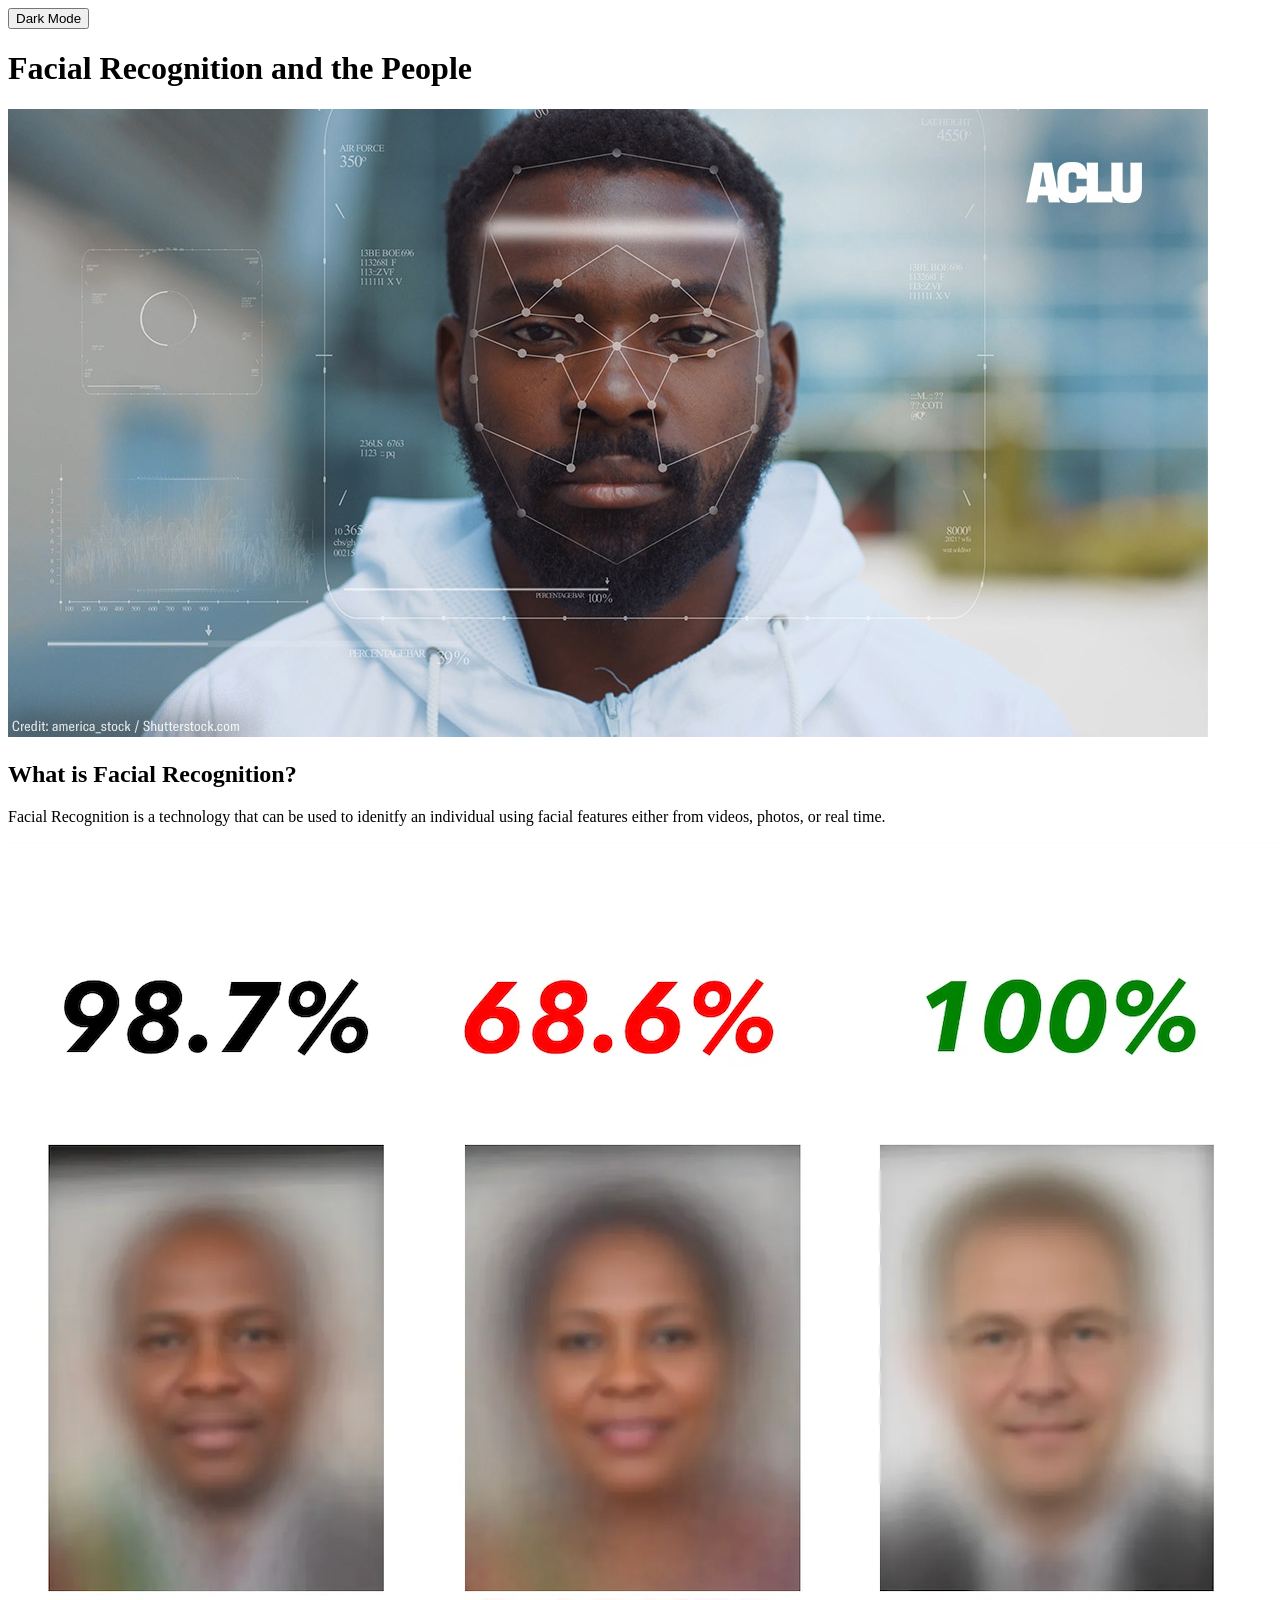
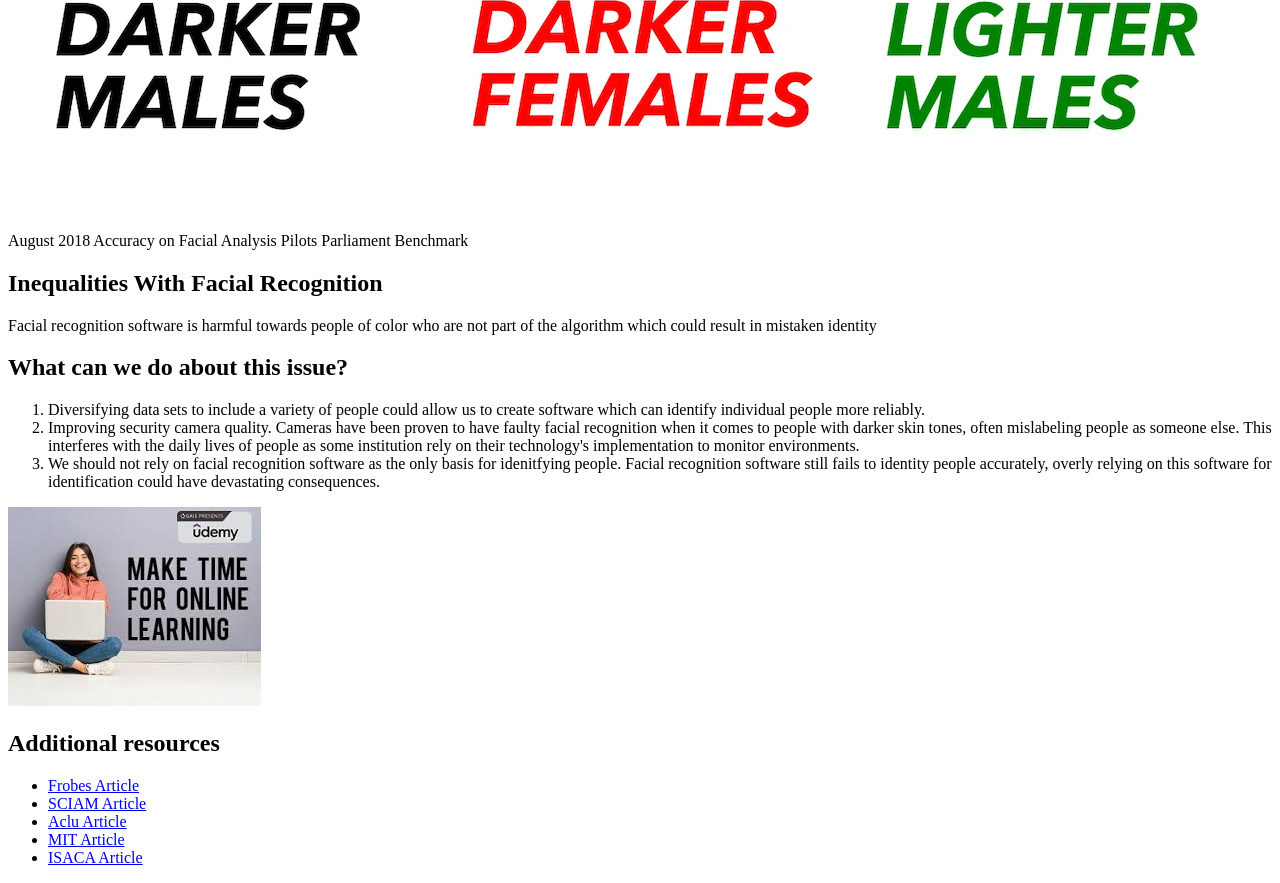
<file: index.html>
<!DOCTYPE html>
<html lang="en">
<head>
    <meta charset="UTF-8">
    <meta name="viewport" content="width=device-width, initial-scale=1.0">
    <link rel="stylesheet" href="style.css">
    <title>Facial Recognition</title>
</head>
<body>
    <button id="darkMode">Dark Mode</button>
    <h1>Facial Recognition and the People</h1>
    
    <img src = "aclu.png"  alt = "image of individual with facial recognition graphics on top"> 
    <h2>What is Facial Recognition?</h2>
    <p>Facial Recognition is a technology that can be used 
        to idenitfy  an individual using facial features either from 
        videos, photos, or real time.</p>
    <img src = "Biased_facial_recognition.png"  alt ="image showing the bias of facial recognition software when 
    identifying individuals with different skin tones and gender">
    <p id = "caption">August 2018 Accuracy on Facial Analysis Pilots Parliament Benchmark</p>
    <h2>Inequalities With Facial Recognition</h2>
    <p>Facial recognition software is harmful towards people of color
         who are not part of the algorithm which could result in mistaken identity</p>
   
        
         <h2>What can we do about this issue?</h2> 
    <div class = "list">
    <ol class = "suggestions">
        <li>Diversifying data sets to include a variety of people could allow us to create software which can identify individual people more reliably.</li>
        <li>Improving security camera quality. Cameras have been proven to have faulty 
            facial recognition when it comes to people with darker skin tones, 
            often mislabeling people as someone else. This interferes with the daily lives of 
            people as some institution rely on their technology's implementation to monitor environments.</li>
        <li>We should not rely on facial recognition software as the only basis for idenitfying people.
             Facial recognition software still fails to identity people accurately, overly relying on this software for identification could have devastating consequences. </li>
    </ol>
    
    <div class="Side-ad>
           <a href= "https://www.udemy.com/course/the-ultimate-beginners-guide-facial-detection-recognition/?utm_source=adwords&utm_medium=udemyads&utm_campaign=Search_DSA_Alpha_Prof_la.EN_cc.US&campaigntype=Search&portfolio=USA&language=EN&product=Course&test=&audience=DSA&topic=Data_Science&priority=Alpha&utm_content=deal4584&utm_term=_._ag_161389392715_._ad_696073743339_._kw__._de_m_._dm__._pl__._ti_aud-1888734399789%3Adsa-1677974310676_._li_9032027_._pd__._&matchtype=&gad_source=1&gad_campaignid=21161092028&gbraid=0AAAAADROdO3kbWWhcaSRgiXm-M8bT88Ia&gclid=CjwKCAjwg7PDBhBxEiwAf1CVu1veWHp5czGPjVaE5WhUqYHYGta2sC9uNB6jTRGnUtKbhLDVcJw8YRoCNXUQAvD_BwE&couponCode=PMNVD1525">
            <img src="udemy.jpg" alt="Side-ad">
            </a>

         </div>
    
    <h2>Additional resources</h2>
    <div class = "list">
    <ul class = "resources">
        <li>
            <a href="https://www.forbes.com/sites/shaunharper/2023/12/21/shopping-while-black-in-the-era-of-ai-lessons-from-a-federal-case-against-rite-aid/">Frobes Article</a>
        </li>
        <li>
            <a href="https://www.scientificamerican.com/article/police-facial-recognition-technology-cant-tell-black-people-apart/">SCIAM Article</a>
        </li>
        <li>
            <a href="https://www.aclu-mn.org/en/news/biased-technology-automated-discrimination-facial-recognition">Aclu Article</a>
        </li>
        <li>
            <a href="https://mit-serc.pubpub.org/pub/bias-in-machine/release/1">MIT Article</a>
        </li>
        <li>
            <a href="https://www.isaca.org/resources/news-and-trends/newsletters/atisaca/2022/volume-51/facial-recognition-technology-and-privacy-concerns">ISACA Article</a>
        </li>
    </ul> 
    </div>
    <script type = "text/javascript" src="facial-rec.js"></script>
</body>
</html>
</file>
<file: style.css>
@media screen and (max-width: 459px) {
    


body{
    display: grid;
    grid-template-columns: 20vw 60vw 20vw;
    background-color: white; 
    color: black;
}
.dark-mode{
    background-color: rgb(35, 35, 35); 
    color: white;
}
h1{
    grid-column: 2/3;
    text-align: center;
    
}
h2{
    grid-column: 2/3;
    text-align: center;
}
p{
    grid-column: 2/3;
    text-align: center;
}
a:link{
    color: rgb(100, 89, 255)
}
a:hover{
    color:rgb(176, 170, 241)
}

img{
    grid-column: 2/3;
    width: 60vw;
    margin-left: auto;
    margin-right: auto;
    display: block;
}
#caption{
    grid-column: 2/3;
    font-size: small;
    color:rgb(51, 51, 51);
    text-align: center;
}

ol.suggestions {
    grid-column: 2/3;
    /* display: inline-block; */
    text-align: left;
}
.side-ad img{
    width: auto;
    height:350px;
}
ul.resources {
    grid-column: 2/3;
    /* display: inline-block; */
    text-align: left;
}

div.list{
    grid-column: 2/3;
    text-align: center;    
}
button{
    width: 10vw;
    height: 10vw;
    grid-column: 1/2;
    background-color:rgb(134, 134, 134);
    position: fixed
    
}
}
/* Going to add media tag for laptop/desktop */
</file>
